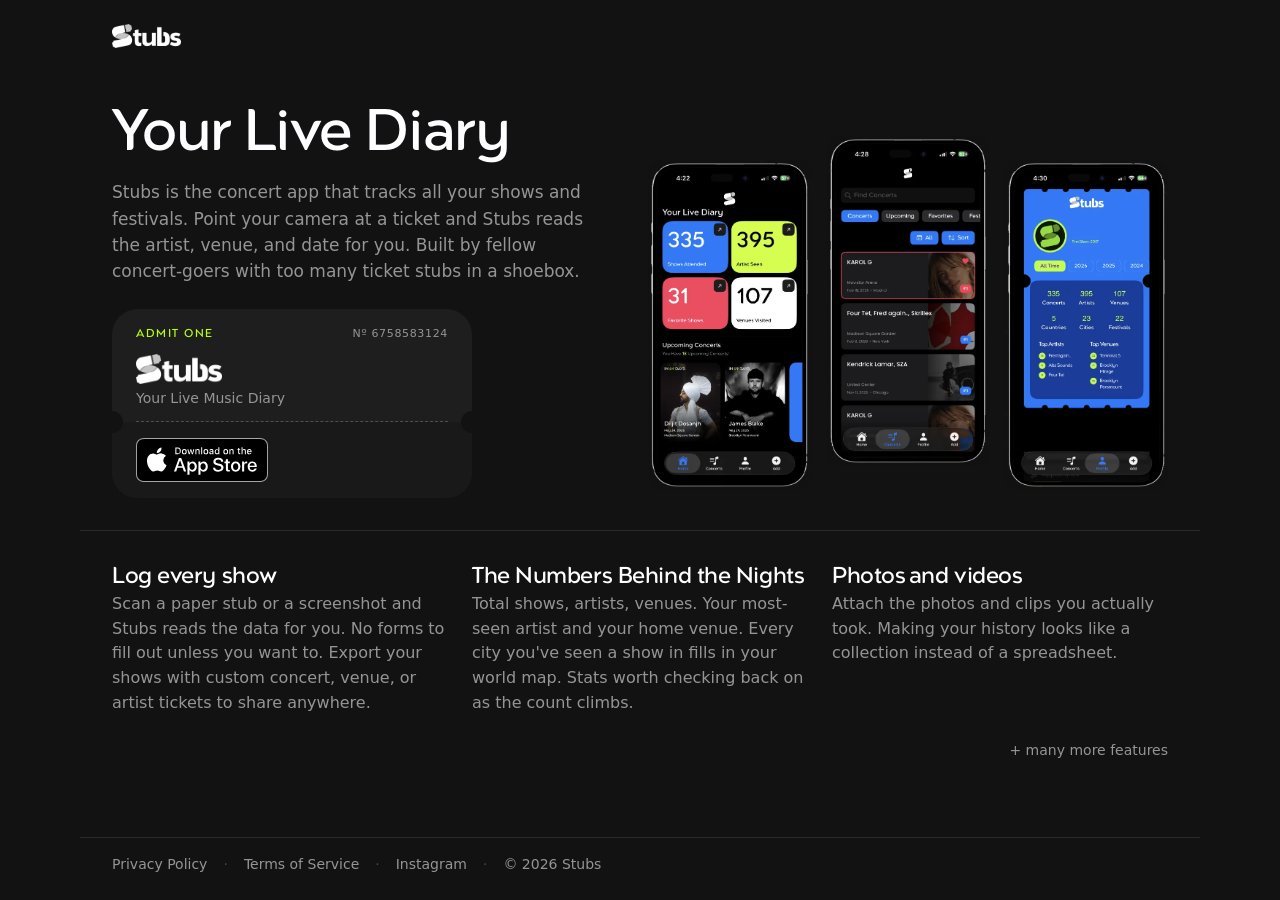
<file: index.html>
<!DOCTYPE html>
<html lang="en">
<head>
<meta charset="utf-8">
<meta name="viewport" content="width=device-width, initial-scale=1">

<title>Stubs: Concert Tracker for iPhone</title>
<meta name="description" content="Stubs is the concert diary that tracks festivals day by day, stamps a world map, and remembers who you went with.">

<link rel="canonical" href="https://stubs.live/">

<!-- Safari Smart App Banner: second install path on iOS. -->
<meta name="apple-itunes-app" content="app-id=6758583124">

<meta name="theme-color" content="#121212">

<!-- Open Graph -->
<meta property="og:type" content="website">
<meta property="og:site_name" content="Stubs">
<meta property="og:title" content="Stubs: Concert Tracker for iPhone">
<meta property="og:description" content="The concert diary that tracks festivals day by day, stamps a world map, and remembers who you went with.">
<meta property="og:url" content="https://stubs.live/">
<meta property="og:image" content="https://stubs.live/assets/og-image.png">
<meta property="og:image:width" content="1200">
<meta property="og:image:height" content="630">
<meta property="og:image:alt" content="A ticket stub reading “Stubs, your live music diary.”">

<!-- Twitter -->
<meta name="twitter:card" content="summary_large_image">
<meta name="twitter:title" content="Stubs: Concert Tracker for iPhone">
<meta name="twitter:description" content="The concert diary that tracks festivals day by day, stamps a world map, and remembers who you went with.">
<meta name="twitter:image" content="https://stubs.live/assets/og-image.png">

<!-- Icons -->
<link rel="icon" href="assets/favicon.ico" sizes="any">
<link rel="icon" href="assets/favicon-32.png" type="image/png" sizes="32x32">
<link rel="icon" href="assets/icon-192.png" type="image/png" sizes="192x192">
<link rel="apple-touch-icon" href="assets/apple-touch-icon.png">

<link rel="preload" href="assets/AgenorNeue-Regular.woff2" as="font" type="font/woff2" crossorigin>
<link rel="stylesheet" href="style.css">

<script type="application/ld+json">
{
  "@context": "https://schema.org",
  "@type": "SoftwareApplication",
  "name": "Stubs: Concert Tracker",
  "applicationCategory": "MusicApplication",
  "operatingSystem": "iOS 17.0 or later",
  "installUrl": "https://apps.apple.com/us/app/stubs-concert-tracker/id6758583124",
  "offers": { "@type": "Offer", "price": "0", "priceCurrency": "USD" },
  "author": { "@type": "Organization", "name": "füd" }
}
</script>
</head>

<body>
<div class="page">

  <header class="masthead shell">
    <span class="wordmark">
      <img src="assets/text_logo_white.png" alt="Stubs" width="63" height="22">
    </span>
  </header>

  <main>

    <!-- ===================== HERO ===================== -->
    <section class="hero shell">
      <div class="hero__grid">

        <div class="hero__copy">
          <h1 class="hero__title fade-in">Your Live Diary</h1>

          <p class="hero__lede fade-in fade-in--2">
            Stubs is the concert app that tracks all your shows and festivals. 
            Point your camera at a ticket and Stubs reads the artist, venue, and date for you.
            Built by fellow concert-goers with too many ticket stubs in a shoebox.
          </p>

          <!-- Ticket stub = the CTA container. -->
          <div class="hero__cta fade-in fade-in--3">
            <div class="ticket">
              <div class="ticket__body">
                <div class="ticket__row">
                  <p class="ticket__eyebrow">Admit one</p>
                  <p class="ticket__serial">N&ordm; 6758583124</p>
                </div>
                <p class="ticket__name">
                  <img src="assets/text_logo_white.png" alt="Stubs" width="86" height="30">
                </p>
                <p class="ticket__sub">Your Live Music Diary</p>
              </div>

              <div class="ticket__perf"></div>

              <div class="ticket__stub">
                <a class="badge"
                   href="https://apps.apple.com/us/app/stubs-concert-tracker/id6758583124?ct=web-home&amp;mt=8"
                   aria-label="Download Stubs on the App Store">
                  <img src="assets/app-store-badge.svg" alt="" width="120" height="40">
                </a>
              </div>
            </div>
          </div>
        </div>

        <div class="hero__media fade-in fade-in--3">
          <div class="shots">
            <img src="assets/screenshot-1.webp" width="445" height="905"
                 alt="The Stubs home screen, headed “Your Live Diary”, showing tiles for 335 shows attended, 395 artists seen, 31 favourite shows and 107 venues visited, above a row of upcoming concerts.">
            <img src="assets/screenshot-2.webp" width="445" height="905"
                 alt="A list of logged shows in Stubs: Karol G at Movistar Arena, Four Tet with Fred again.. and Skrillex at Madison Square Garden, and Kendrick Lamar with SZA at the United Center, each with venue, date and city.">
            <img src="assets/screenshot-3.webp" width="445" height="905"
                 alt="A Stubs profile showing all-time totals: 335 concerts, 395 artists, 107 venues, 5 countries, 23 cities and 22 festivals, with lists of top artists and top venues.">
          </div>
        </div>

      </div>
    </section>

    <!-- =================== FEATURES =================== -->
    <section class="features shell">
      <h2 class="u-visually-hidden">What Stubs does</h2>
      <ul class="features__list">
        <li>
          <b>Log every show</b>
          Scan a paper stub or a screenshot and Stubs reads the data for you. 
          No forms to fill out unless you want to.
          Export your shows with custom concert, venue, or artist tickets to share anywhere.
        </li>
        <li>
          <b>The Numbers Behind the Nights</b>
          Total shows, artists, venues. Your most-seen artist and your
          home venue. Every city you've seen a show in fills in your world map.
          Stats worth checking back on as the count climbs.
        </li>
        <li>
          <b>Photos and videos</b>
          Attach the photos and clips you actually took. Making your history looks 
          like a collection instead of a spreadsheet. 
        </li>
      </ul>
      <p class="features__more">+ many more features</p>
    </section>

  </main>

  <footer class="footer shell">
    <ul class="footer__list">
      <li><a href="privacy.html">Privacy Policy</a></li>
      <li><a href="terms.html">Terms of Service</a></li>
      <li><a href="https://www.instagram.com/stubsdiary" rel="me noopener">Instagram</a></li>
      <li>&copy; 2026 Stubs</li>
    </ul>
  </footer>

</div>
</body>
</html>
</file>
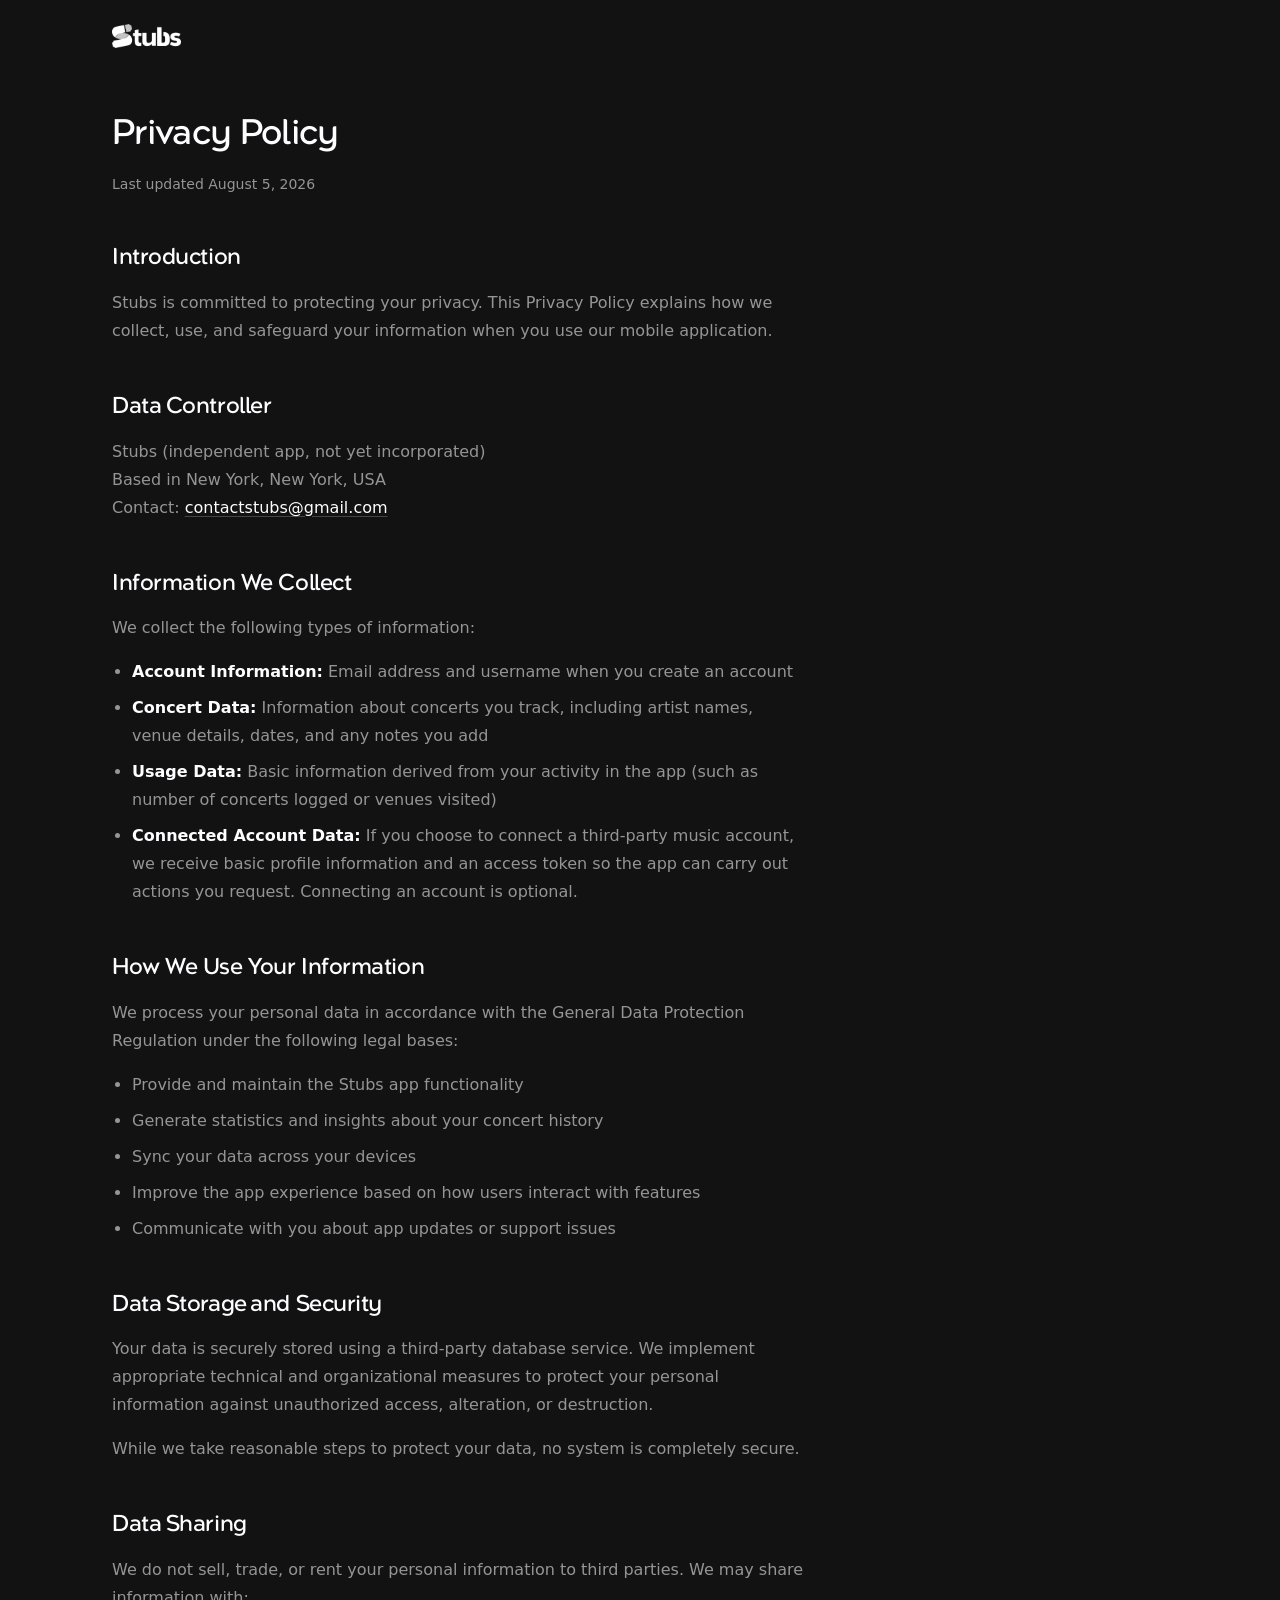
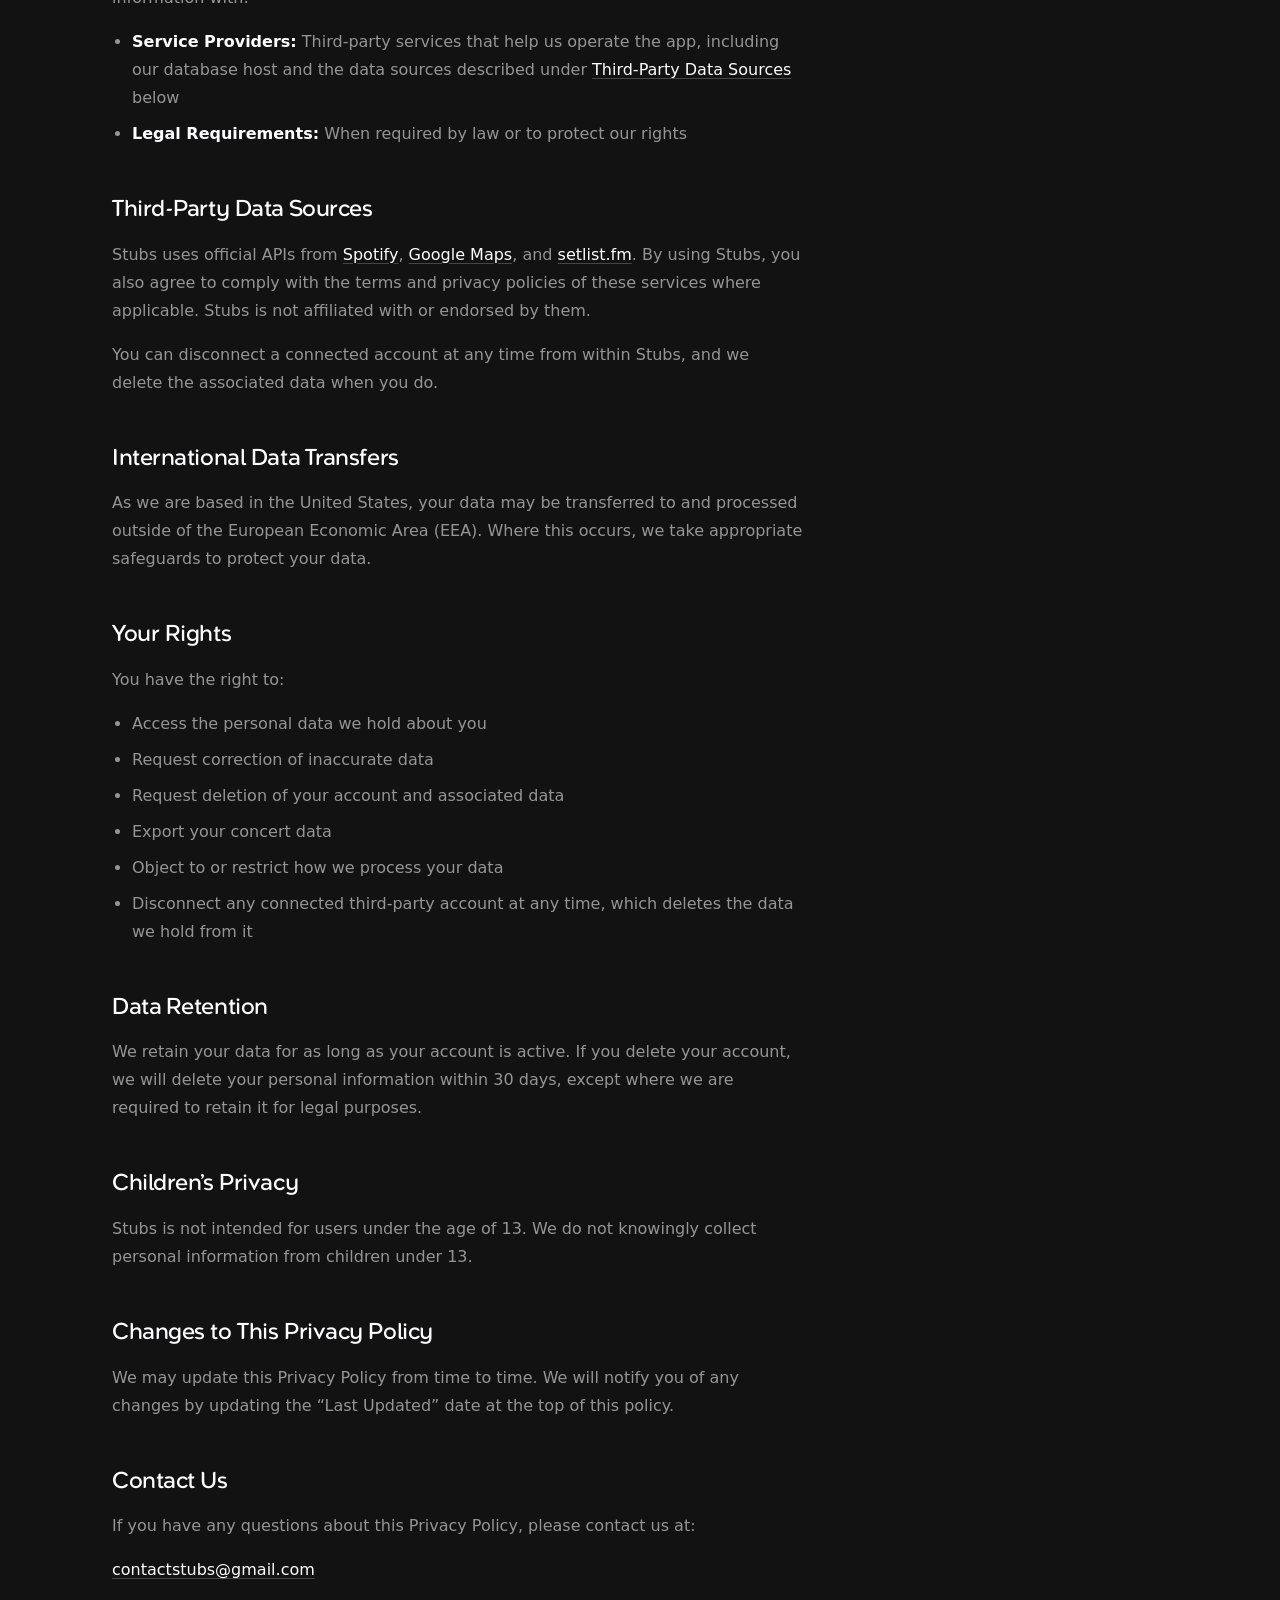
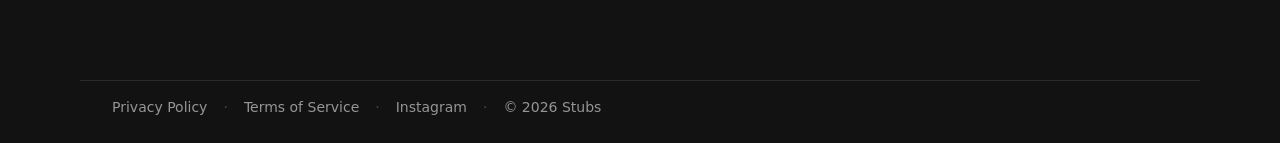
<file: privacy.html>
<!DOCTYPE html>
<html lang="en">
<head>
<meta charset="utf-8">
<meta name="viewport" content="width=device-width, initial-scale=1">

<title>Privacy Policy | Stubs</title>
<meta name="description" content="How Stubs handles your data: what we collect, how it is used, where it is stored, your rights under the GDPR, and how to delete your account.">

<link rel="canonical" href="https://stubs.live/privacy">
<meta name="theme-color" content="#121212">

<link rel="icon" href="assets/favicon.ico" sizes="any">
<link rel="icon" href="assets/favicon-32.png" type="image/png" sizes="32x32">
<link rel="apple-touch-icon" href="assets/apple-touch-icon.png">

<link rel="preload" href="assets/AgenorNeue-Regular.woff2" as="font" type="font/woff2" crossorigin>
<link rel="stylesheet" href="style.css">
</head>

<body>
<div class="page">

  <header class="masthead shell">
    <a class="wordmark" href="index.html">
      <img src="assets/text_logo_white.png" alt="Stubs" width="63" height="22">
    </a>
  </header>

  <main class="shell">
   <div class="prose">

    <h1 class="prose__title">Privacy Policy</h1>
    <p class="prose__updated">
      Last updated <time datetime="2026-08-05">August 5, 2026</time>
    </p>

    <h2>Introduction</h2>
    <p>
      Stubs is committed to protecting your privacy. This Privacy Policy
      explains how we collect, use, and safeguard your information when you use
      our mobile application.
    </p>

    <h2>Data Controller</h2>
    <address>
      Stubs (independent app, not yet incorporated)<br>
      Based in New York, New York, USA<br>
      Contact: <a href="mailto:contactstubs@gmail.com">contactstubs@gmail.com</a>
    </address>

    <h2>Information We Collect</h2>
    <p>We collect the following types of information:</p>
    <ul>
      <li>
        <strong>Account Information:</strong> Email address and username when
        you create an account
      </li>
      <li>
        <strong>Concert Data:</strong> Information about concerts you track,
        including artist names, venue details, dates, and any notes you add
      </li>
      <li>
        <strong>Usage Data:</strong> Basic information derived from your
        activity in the app (such as number of concerts logged or venues
        visited)
      </li>
      <li>
        <strong>Connected Account Data:</strong> If you choose to connect a
        third-party music account, we receive basic profile information and an
        access token so the app can carry out actions you request. Connecting
        an account is optional.
      </li>
    </ul>

    <h2>How We Use Your Information</h2>
    <p>
      We process your personal data in accordance with the General Data
      Protection Regulation under the following legal bases:
    </p>
    <ul>
      <li>Provide and maintain the Stubs app functionality</li>
      <li>Generate statistics and insights about your concert history</li>
      <li>Sync your data across your devices</li>
      <li>Improve the app experience based on how users interact with features</li>
      <li>Communicate with you about app updates or support issues</li>
    </ul>

    <h2>Data Storage and Security</h2>
    <p>
      Your data is securely stored using a third-party database service. We
      implement appropriate technical and organizational measures to protect
      your personal information against unauthorized access, alteration, or
      destruction.
    </p>
    <p>
      While we take reasonable steps to protect your data, no system is
      completely secure.
    </p>

    <h2>Data Sharing</h2>
    <p>
      We do not sell, trade, or rent your personal information to third
      parties. We may share information with:
    </p>
    <ul>
      <li>
        <strong>Service Providers:</strong> Third-party services that help us
        operate the app, including our database host and the data sources
        described under <a href="#sources">Third-Party Data Sources</a> below
      </li>
      <li>
        <strong>Legal Requirements:</strong> When required by law or to protect
        our rights
      </li>
    </ul>

    <h2 id="sources">Third-Party Data Sources</h2>
    <p>
      Stubs uses official APIs from
      <a href="https://www.spotify.com/legal/privacy-policy/" rel="noopener">Spotify</a>,
      <a href="https://policies.google.com/privacy" rel="noopener">Google Maps</a>, and
      <a href="https://www.setlist.fm/help/privacy" rel="noopener">setlist.fm</a>.
      By using Stubs, you also agree to comply with the terms and privacy
      policies of these services where applicable. Stubs is not affiliated with
      or endorsed by them.
    </p>
    <p>
      You can disconnect a connected account at any time from within Stubs, and
      we delete the associated data when you do.
    </p>

    <h2>International Data Transfers</h2>
    <p>
      As we are based in the United States, your data may be transferred to and
      processed outside of the European Economic Area (EEA). Where this occurs,
      we take appropriate safeguards to protect your data.
    </p>

    <h2>Your Rights</h2>
    <p>You have the right to:</p>
    <ul>
      <li>Access the personal data we hold about you</li>
      <li>Request correction of inaccurate data</li>
      <li>Request deletion of your account and associated data</li>
      <li>Export your concert data</li>
      <li>Object to or restrict how we process your data</li>
      <li>
        Disconnect any connected third-party account at any time, which deletes
        the data we hold from it
      </li>
    </ul>

    <h2>Data Retention</h2>
    <p>
      We retain your data for as long as your account is active. If you delete
      your account, we will delete your personal information within 30 days,
      except where we are required to retain it for legal purposes.
    </p>

    <h2>Children&rsquo;s Privacy</h2>
    <p>
      Stubs is not intended for users under the age of 13. We do not knowingly
      collect personal information from children under 13.
    </p>

    <h2>Changes to This Privacy Policy</h2>
    <p>
      We may update this Privacy Policy from time to time. We will notify you
      of any changes by updating the &ldquo;Last Updated&rdquo; date at the top
      of this policy.
    </p>

    <h2>Contact Us</h2>
    <p>
      If you have any questions about this Privacy Policy, please contact us
      at:
    </p>
    <address>
      <a href="mailto:contactstubs@gmail.com">contactstubs@gmail.com</a>
    </address>

   </div>
  </main>

  <footer class="footer shell">
    <ul class="footer__list">
      <li><a href="privacy.html" aria-current="page">Privacy Policy</a></li>
      <li><a href="terms.html">Terms of Service</a></li>
      <li><a href="https://www.instagram.com/stubsdiary" rel="me noopener">Instagram</a></li>
      <li>&copy; 2026 Stubs</li>
    </ul>
  </footer>

</div>
</body>
</html>
</file>
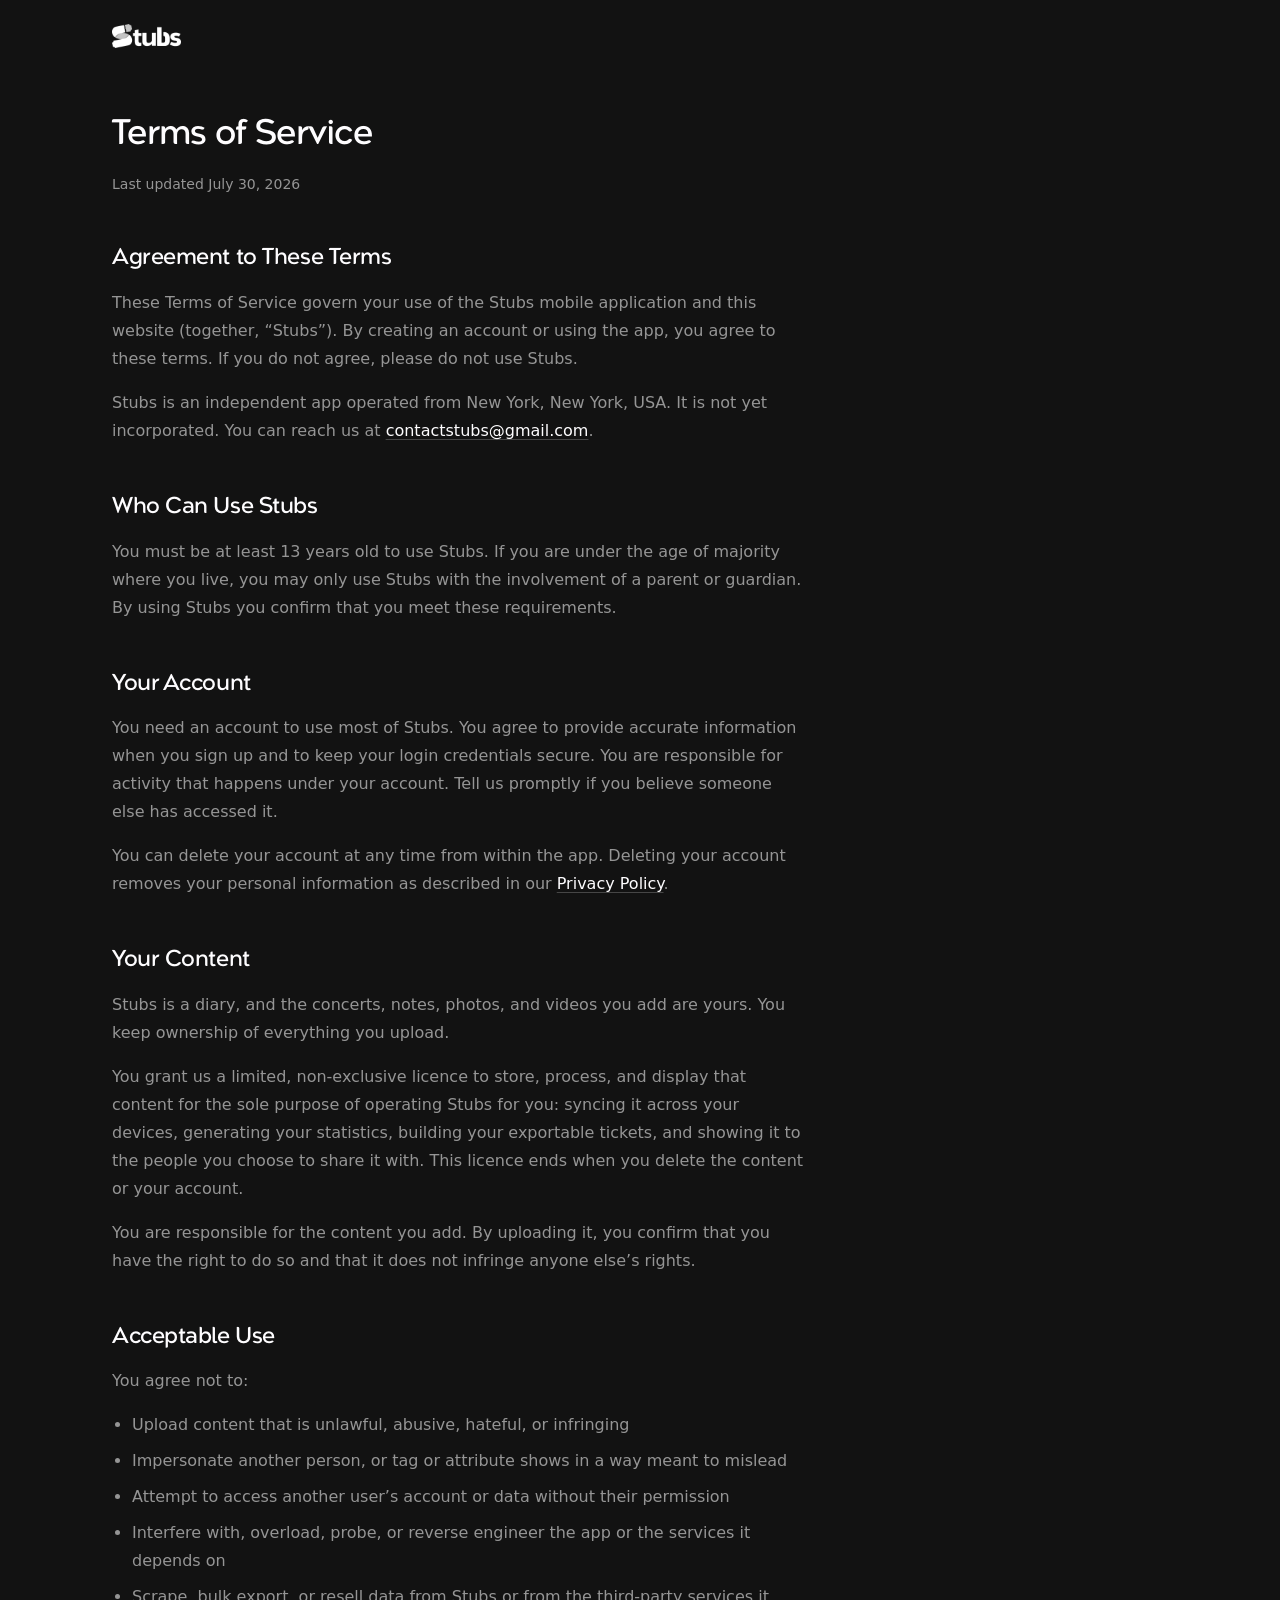
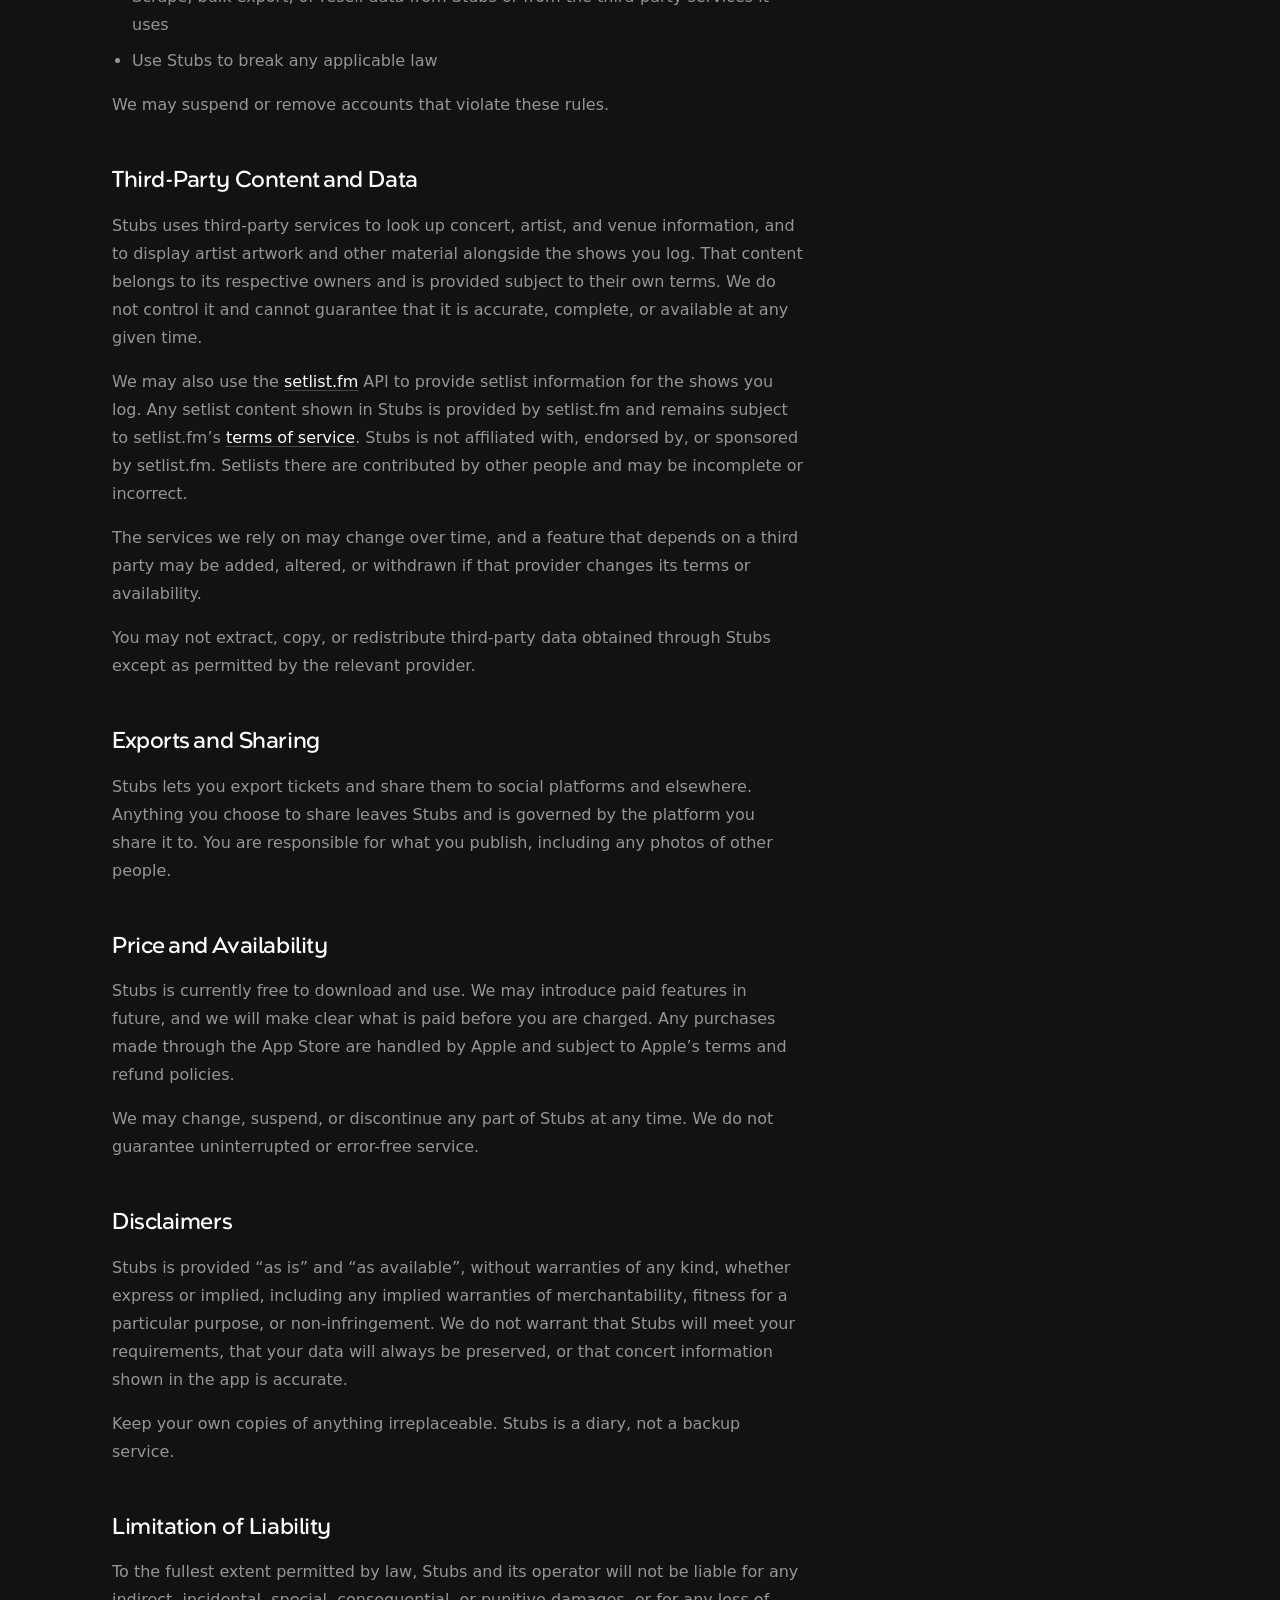
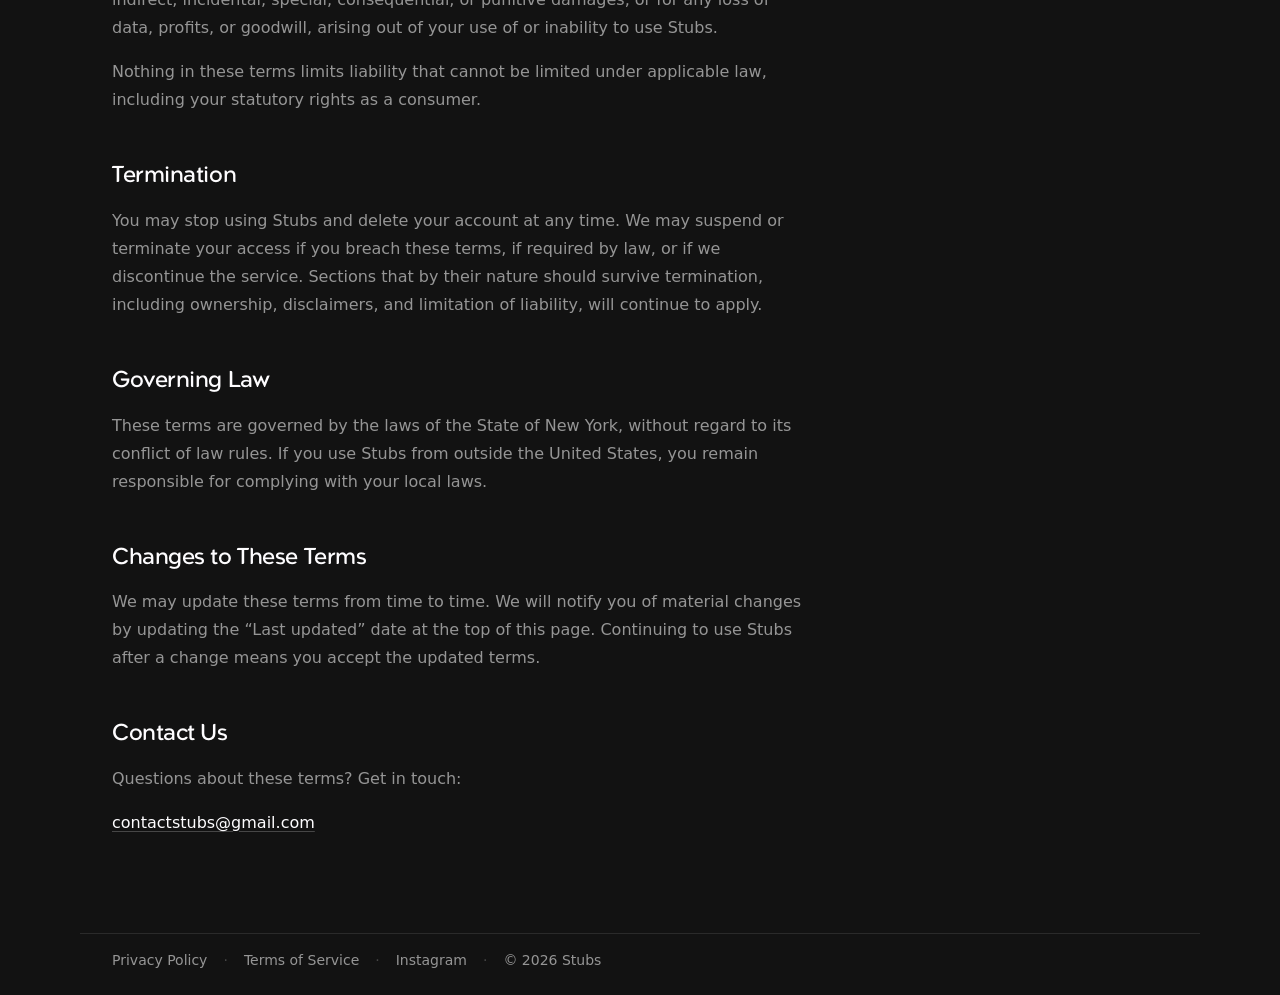
<file: terms.html>
<!DOCTYPE html>
<html lang="en">
<head>
<meta charset="utf-8">
<meta name="viewport" content="width=device-width, initial-scale=1">

<title>Terms of Service | Stubs</title>
<meta name="description" content="The terms you agree to when you use Stubs: your account, the content you add, third-party concert data, and the limits of what we promise.">

<link rel="canonical" href="https://stubs.live/terms">
<meta name="theme-color" content="#121212">

<link rel="icon" href="assets/favicon.ico" sizes="any">
<link rel="icon" href="assets/favicon-32.png" type="image/png" sizes="32x32">
<link rel="apple-touch-icon" href="assets/apple-touch-icon.png">

<link rel="preload" href="assets/AgenorNeue-Regular.woff2" as="font" type="font/woff2" crossorigin>
<link rel="stylesheet" href="style.css">
</head>

<body>
<div class="page">

  <header class="masthead shell">
    <a class="wordmark" href="index.html">
      <img src="assets/text_logo_white.png" alt="Stubs" width="63" height="22">
    </a>
  </header>

  <main class="shell">
   <div class="prose">

    <h1 class="prose__title">Terms of Service</h1>
    <p class="prose__updated">
      Last updated <time datetime="2026-07-30">July 30, 2026</time>
    </p>

    <h2>Agreement to These Terms</h2>
    <p>
      These Terms of Service govern your use of the Stubs mobile application
      and this website (together, &ldquo;Stubs&rdquo;). By creating an account
      or using the app, you agree to these terms. If you do not agree, please
      do not use Stubs.
    </p>
    <p>
      Stubs is an independent app operated from New York, New York, USA. It is
      not yet incorporated. You can reach us at
      <a href="mailto:contactstubs@gmail.com">contactstubs@gmail.com</a>.
    </p>

    <h2>Who Can Use Stubs</h2>
    <p>
      You must be at least 13 years old to use Stubs. If you are under the age
      of majority where you live, you may only use Stubs with the involvement
      of a parent or guardian. By using Stubs you confirm that you meet these
      requirements.
    </p>

    <h2>Your Account</h2>
    <p>
      You need an account to use most of Stubs. You agree to provide accurate
      information when you sign up and to keep your login credentials secure.
      You are responsible for activity that happens under your account. Tell us
      promptly if you believe someone else has accessed it.
    </p>
    <p>
      You can delete your account at any time from within the app. Deleting
      your account removes your personal information as described in our
      <a href="privacy.html">Privacy Policy</a>.
    </p>

    <h2>Your Content</h2>
    <p>
      Stubs is a diary, and the concerts, notes, photos, and videos you add are
      yours. You keep ownership of everything you upload.
    </p>
    <p>
      You grant us a limited, non-exclusive licence to store, process, and
      display that content for the sole purpose of operating Stubs for you:
      syncing it across your devices, generating your statistics, building your
      exportable tickets, and showing it to the people you choose to share it
      with. This licence ends when you delete the content or your account.
    </p>
    <p>
      You are responsible for the content you add. By uploading it, you confirm
      that you have the right to do so and that it does not infringe anyone
      else&rsquo;s rights.
    </p>

    <h2>Acceptable Use</h2>
    <p>You agree not to:</p>
    <ul>
      <li>Upload content that is unlawful, abusive, hateful, or infringing</li>
      <li>
        Impersonate another person, or tag or attribute shows in a way meant to
        mislead
      </li>
      <li>
        Attempt to access another user&rsquo;s account or data without their
        permission
      </li>
      <li>
        Interfere with, overload, probe, or reverse engineer the app or the
        services it depends on
      </li>
      <li>
        Scrape, bulk export, or resell data from Stubs or from the third-party
        services it uses
      </li>
      <li>Use Stubs to break any applicable law</li>
    </ul>
    <p>
      We may suspend or remove accounts that violate these rules.
    </p>

    <h2>Third-Party Content and Data</h2>
    <p>
      Stubs uses third-party services to look up concert, artist, and venue
      information, and to display artist artwork and other material alongside
      the shows you log. That content belongs to its respective owners and is
      provided subject to their own terms. We do not control it and cannot
      guarantee that it is accurate, complete, or available at any given time.
    </p>
    <p>
      We may also use the <a href="https://www.setlist.fm/" rel="noopener">setlist.fm</a>
      API to provide setlist information for the shows you log. Any setlist
      content shown in Stubs is provided by setlist.fm and remains subject to
      setlist.fm&rsquo;s
      <a href="https://www.setlist.fm/help/terms" rel="noopener">terms of service</a>.
      Stubs is not affiliated with, endorsed by, or sponsored by setlist.fm.
      Setlists there are contributed by other people and may be incomplete or
      incorrect.
    </p>
    <p>
      The services we rely on may change over time, and a feature that depends
      on a third party may be added, altered, or withdrawn if that provider
      changes its terms or availability.
    </p>
    <p>
      You may not extract, copy, or redistribute third-party data obtained
      through Stubs except as permitted by the relevant provider.
    </p>

    <h2>Exports and Sharing</h2>
    <p>
      Stubs lets you export tickets and share them to social platforms and
      elsewhere. Anything you choose to share leaves Stubs and is governed by
      the platform you share it to. You are responsible for what you publish,
      including any photos of other people.
    </p>

    <h2>Price and Availability</h2>
    <p>
      Stubs is currently free to download and use. We may introduce paid
      features in future, and we will make clear what is paid before you are
      charged. Any purchases made through the App Store are handled by Apple
      and subject to Apple&rsquo;s terms and refund policies.
    </p>
    <p>
      We may change, suspend, or discontinue any part of Stubs at any time. We
      do not guarantee uninterrupted or error-free service.
    </p>

    <h2>Disclaimers</h2>
    <p>
      Stubs is provided &ldquo;as is&rdquo; and &ldquo;as available&rdquo;,
      without warranties of any kind, whether express or implied, including any
      implied warranties of merchantability, fitness for a particular purpose,
      or non-infringement. We do not warrant that Stubs will meet your
      requirements, that your data will always be preserved, or that concert
      information shown in the app is accurate.
    </p>
    <p>
      Keep your own copies of anything irreplaceable. Stubs is a diary, not a
      backup service.
    </p>

    <h2>Limitation of Liability</h2>
    <p>
      To the fullest extent permitted by law, Stubs and its operator will not
      be liable for any indirect, incidental, special, consequential, or
      punitive damages, or for any loss of data, profits, or goodwill, arising
      out of your use of or inability to use Stubs.
    </p>
    <p>
      Nothing in these terms limits liability that cannot be limited under
      applicable law, including your statutory rights as a consumer.
    </p>

    <h2>Termination</h2>
    <p>
      You may stop using Stubs and delete your account at any time. We may
      suspend or terminate your access if you breach these terms, if required
      by law, or if we discontinue the service. Sections that by their nature
      should survive termination, including ownership, disclaimers, and
      limitation of liability, will continue to apply.
    </p>

    <h2>Governing Law</h2>
    <p>
      These terms are governed by the laws of the State of New York, without
      regard to its conflict of law rules. If you use Stubs from outside the
      United States, you remain responsible for complying with your local laws.
    </p>

    <h2>Changes to These Terms</h2>
    <p>
      We may update these terms from time to time. We will notify you of
      material changes by updating the &ldquo;Last updated&rdquo; date at the
      top of this page. Continuing to use Stubs after a change means you accept
      the updated terms.
    </p>

    <h2>Contact Us</h2>
    <p>
      Questions about these terms? Get in touch:
    </p>
    <address>
      <a href="mailto:contactstubs@gmail.com">contactstubs@gmail.com</a>
    </address>

   </div>
  </main>

  <footer class="footer shell">
    <ul class="footer__list">
      <li><a href="privacy.html">Privacy Policy</a></li>
      <li><a href="terms.html" aria-current="page">Terms of Service</a></li>
      <li><a href="https://www.instagram.com/stubsdiary" rel="me noopener">Instagram</a></li>
      <li>&copy; 2026 Stubs</li>
    </ul>
  </footer>

</div>
</body>
</html>
</file>
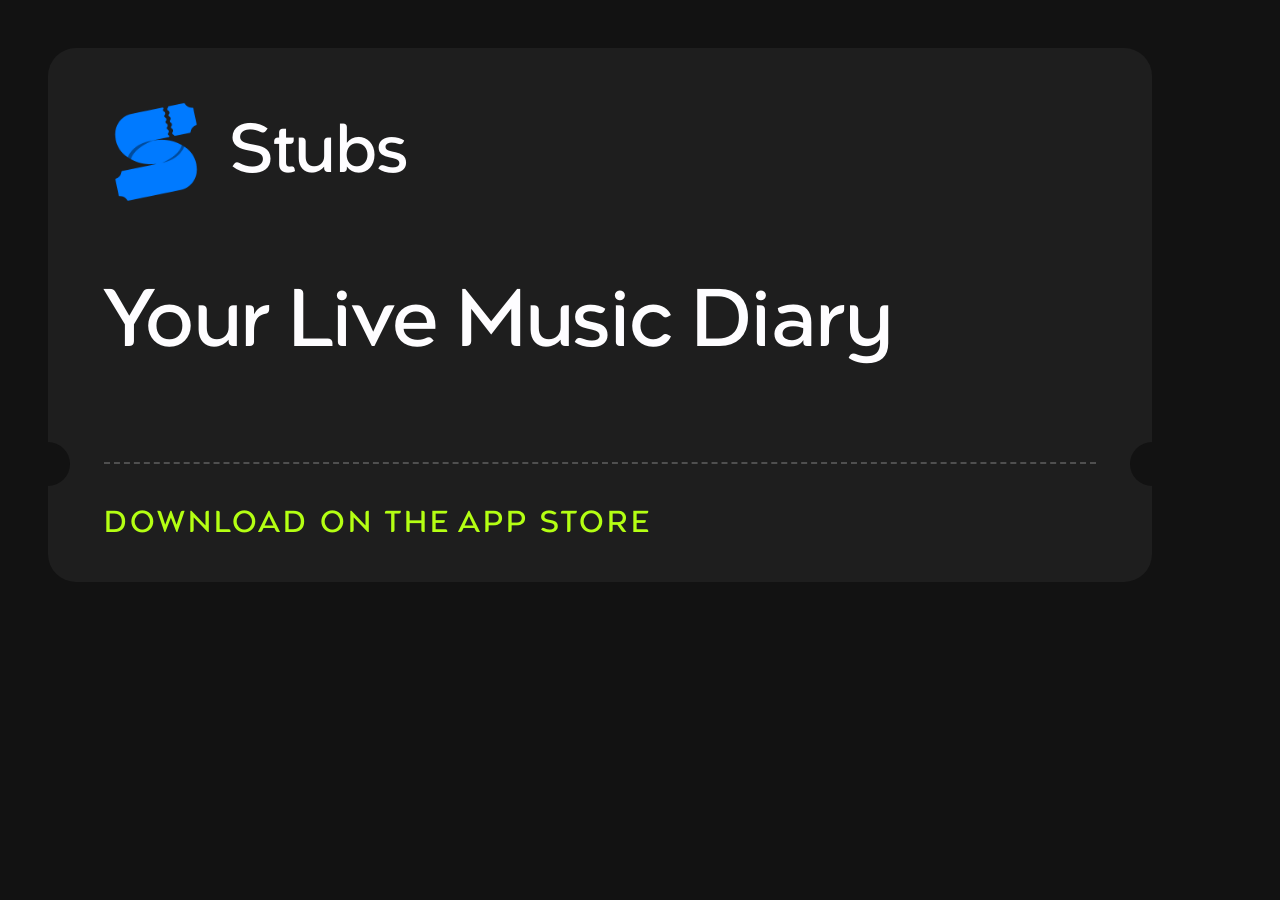
<file: assets/og-image.source.html>
<!DOCTYPE html>
<html lang="en">
<head>
<meta charset="utf-8">
<title>og-image source</title>
<!--
  SOURCE FOR assets/og-image.png (1200x630 link preview card).

  The PNG is what iMessage, Slack, Twitter etc. actually show. It is a flat
  image, so editing the site copy does NOT change it. Edit this file, then
  re-render from the repo root:

  "/Applications/Google Chrome.app/Contents/MacOS/Google Chrome" \
    --headless --disable-gpu --hide-scrollbars --force-device-scale-factor=1 \
    --window-size=1200,630 --screenshot=assets/og-image.png \
    assets/og-image.source.html

  Then update og:image:alt in index.html to match the new wording.
  Colours and type below are the tokens from style.css :root.
-->
<style>
@font-face {
  font-family: "Agenor Neue";
  src: url(AgenorNeue-Regular.woff2) format("woff2");
  font-weight: 400;
  font-style: normal;
}

* { margin: 0; padding: 0; box-sizing: border-box; }

html, body { width: 1200px; height: 630px; }

body {
  background: #121212;                /* --bg */
  display: flex;
  align-items: center;
  justify-content: center;
  -webkit-font-smoothing: antialiased;
}

.card {
  width: 1104px;
  height: 534px;
  background: #1e1e1e;                /* --surface */
  border-radius: 28px;
  display: flex;
  flex-direction: column;
}

.top { flex: 1; padding: 52px 56px 0; }

.brand { display: flex; align-items: center; gap: 22px; }
.brand img { width: 104px; height: 104px; border-radius: 24px; display: block; }
.brand span {
  font-family: "Agenor Neue";
  font-size: 66px;
  line-height: 1;
  letter-spacing: -0.02em;            /* --tracking-tight */
  color: #fefdff;                     /* --text */
}

.headline {
  margin-top: 74px;
  font-family: "Agenor Neue";
  font-size: 78px;
  line-height: 1.14;
  letter-spacing: -0.02em;
  color: #fefdff;
}

/* The tear line, with a notch punched out of each edge of the card. */
.perf {
  position: relative;
  height: 0;
  margin: 0 56px;
  border-top: 2px dashed rgba(254, 253, 255, 0.22);   /* --line-strong */
}
.perf::before,
.perf::after {
  content: "";
  position: absolute;
  top: -22px;
  width: 22px;
  height: 44px;
  background: #121212;
}
.perf::before { left: -56px;  border-radius: 0 22px 22px 0; }
.perf::after  { right: -56px; border-radius: 22px 0 0 22px; }

.stub {
  height: 118px;
  padding: 0 56px;
  display: flex;
  align-items: center;
}
.stub p {
  font-family: "Agenor Neue";
  font-size: 29px;
  letter-spacing: 0.10em;
  text-transform: uppercase;
  color: #b4ff13;                     /* --accent, CTA only */
}
</style>
</head>

<body>
  <div class="card">
    <div class="top">
      <div class="brand">
        <img src="icon-512.png" alt="">
        <span>Stubs</span>
      </div>
      <p class="headline">Your Live Music Diary</p>
    </div>

    <div class="perf"></div>

    <div class="stub">
      <p>Download on the App Store</p>
    </div>
  </div>
</body>
</html>
</file>
<file: style.css>
/* ==========================================================================
   Stubs — marketing site
   Hand-written CSS. No build step, no external requests.
   ========================================================================== */

/* ==========================================================================
   #1 DESIGN TOKENS
   --------------------------------------------------------------------------
   PORTABLE BLOCK — lift this :root wholesale into the future web app.
   Values are carried over from the iOS app (LISTD/Utils/Constants.swift,
   LISTD/StatListRow.swift). Do not fork them here; change them in both
   places or not at all.
   ========================================================================== */

:root {
  /* --- Colour ---------------------------------------------------------- */
  --bg:            #121212;  /* AppColors.screenBackground */
  --surface:       #1e1e1e;  /* card fill, StatListRow                     */
  --surface-2:     #191919;  /* the ticket stub, one step under --surface  */
  --text:          #fefdff;  /* 17.4:1 on --bg                             */
  --muted:         #959595;  /*  6.3:1 on --bg                             */
  --accent:        #b4ff13;  /* AppColors.accentGreen — CTA only           */
  --accent-ink:    #121212;  /* 15.5:1 on --accent                         */
  --line:          rgba(254, 253, 255, 0.10);
  --line-strong:   rgba(254, 253, 255, 0.22);

  /* --- Type ------------------------------------------------------------ */
  --font-display: "Agenor Neue", "Poppins", system-ui, sans-serif;
  --font-body: system-ui, -apple-system, "Segoe UI", Roboto, "Helvetica Neue",
               Arial, sans-serif;

  --text-2xs:  0.6875rem;  /* 11px */
  --text-xs:   0.75rem;    /* 12px */
  --text-sm:   0.875rem;   /* 14px */
  --text-base: 1rem;       /* 16px */
  --text-lg:   1.0625rem;  /* 17px */
  --text-xl:   1.375rem;   /* 22px */
  --text-2xl:  1.75rem;    /* 28px */
  --text-3xl:  2.125rem;   /* 34px */
  --text-display: clamp(2.375rem, 1.6rem + 3.3vw, 3.5rem);

  --leading-tight: 1.06;
  --leading-snug:  1.3;
  --leading-body:  1.55;
  --leading-loose: 1.75;

  --tracking-tight: -0.02em;
  --tracking-wide:   0.14em;

  /* --- Space (4px grid) ------------------------------------------------ */
  --space-2xs: 0.25rem;  /*  4px */
  --space-xs:  0.5rem;   /*  8px */
  --space-s:   0.75rem;  /* 12px */
  --space-m:   1rem;     /* 16px */
  --space-l:   1.5rem;   /* 24px */
  --space-xl:  2rem;     /* 32px */
  --space-2xl: 3rem;     /* 48px */
  --space-3xl: 4rem;     /* 64px */
  --space-4xl: 6rem;     /* 96px */

  /* --- Radius / geometry ----------------------------------------------- */
  --radius-s:  8px;
  --radius-m:  14px;
  --radius-l:  20px;
  --radius-xl: 26px;
  --notch:     22px;  /* ticket perforation cutout diameter */

  /* --- Measure --------------------------------------------------------- */
  --measure:      68ch;
  --measure-lede: 46ch;
  --page-max:     1120px;
}

/* ==========================================================================
   #2 RESET / BASE
   ========================================================================== */

*,
*::before,
*::after { box-sizing: border-box; }

html { -webkit-text-size-adjust: 100%; }

body {
  margin: 0;
  background: var(--bg);
  color: var(--text);
  font-family: var(--font-body);
  font-size: var(--text-base);
  line-height: var(--leading-body);
  -webkit-font-smoothing: antialiased;
  text-rendering: optimizeLegibility;
}

img, svg { display: block; max-width: 100%; }

h1, h2, h3, p, ul, dl, dd { margin: 0; }
ul { padding: 0; list-style: none; }

a { color: inherit; }

/* Visible focus everywhere. Never removed, only replaced. */
:focus-visible {
  outline: 2px solid var(--accent);
  outline-offset: 3px;
  border-radius: var(--radius-s);
}

.u-visually-hidden {
  position: absolute;
  width: 1px; height: 1px;
  margin: -1px; padding: 0;
  overflow: hidden;
  clip-path: inset(50%);
  white-space: nowrap;
  border: 0;
}

/* ==========================================================================
   #3 WEBFONT — display face only, self-hosted, subsetted
   ========================================================================== */

@font-face {
  font-family: "Agenor Neue";
  src: url("assets/AgenorNeue-Regular.woff2") format("woff2");
  font-weight: 400;
  font-style: normal;
  font-display: swap;
}

/* ==========================================================================
   #4 LAYOUT PRIMITIVES
   ========================================================================== */

.page {
  display: flex;
  flex-direction: column;
  min-height: 100vh;
  min-height: 100dvh;
}

.shell {
  width: 100%;
  max-width: var(--page-max);
  margin-inline: auto;
  padding-inline: var(--space-l);
}

@media (min-width: 48rem) {
  .shell { padding-inline: var(--space-xl); }
}

/* ==========================================================================
   #5 HEADER — wordmark only
   ========================================================================== */

.masthead {
  padding-block: var(--space-l);
}

/* The official logotype, not live text. Height is the control dimension;
   width: auto keeps the intrinsic aspect ratio, so there is no CLS. */
.wordmark {
  display: inline-block;
  line-height: 0;
  text-decoration: none;
}

.wordmark img {
  width: auto;
  height: 24px;
}

/* ==========================================================================
   #6 HERO
   ========================================================================== */

.hero {
  padding-block: var(--space-xl) var(--space-3xl);
}

.hero__grid {
  display: grid;
  /* minmax(0, 1fr) not 1fr: an `auto` minimum lets the 445px-wide
     screenshots set the track's min-content size and overflow the page. */
  grid-template-columns: minmax(0, 1fr);
  gap: var(--space-2xl);
  align-items: center;
}

.hero__title {
  font-family: var(--font-display);
  font-size: var(--text-display);
  line-height: var(--leading-tight);
  letter-spacing: var(--tracking-tight);
  font-weight: 400;
  text-wrap: balance;
}

.hero__lede {
  margin-top: var(--space-l);
  max-width: var(--measure-lede);
  font-size: var(--text-lg);
  line-height: var(--leading-body);
  color: var(--muted);
}

.hero__cta { margin-top: var(--space-xl); }

/* ==========================================================================
   #7 THE TICKET — signature element, CTA container.
   Perforated edge built from a dashed rule plus two pseudo-element
   cutouts filled with the page background. Flat --bg means the outer
   half of each circle is invisible, so the notch reads as punched out.
   ========================================================================== */

.ticket {
  position: relative;
  width: 100%;
  max-width: 22.5rem;
  background: var(--surface);
  border-radius: var(--radius-xl);
  overflow: hidden;
}

.ticket__body {
  padding: var(--space-l) var(--space-l) var(--space-m);
}

.ticket__row {
  display: flex;
  align-items: baseline;
  justify-content: space-between;
  gap: var(--space-m);
}

.ticket__eyebrow {
  font-family: var(--font-display);
  font-size: var(--text-2xs);
  letter-spacing: var(--tracking-wide);
  text-transform: uppercase;
  color: var(--accent);
}

.ticket__serial {
  font-size: var(--text-2xs);
  letter-spacing: 0.06em;
  color: var(--muted);
  font-variant-numeric: tabular-nums;
}

.ticket__name {
  margin-top: var(--space-s);
  line-height: 0;
}

.ticket__name img {
  width: auto;
  height: 30px;
}

.ticket__sub {
  margin-top: var(--space-2xs);
  font-size: var(--text-sm);
  color: var(--muted);
}

/* --- perforation ------------------------------------------------------- */

.ticket__perf {
  position: relative;
  /* Own stacking context so the cutouts paint above the stub background
     that follows them in the DOM. */
  z-index: 1;
  height: 0;
  margin-inline: var(--space-l);
  border-top: 1px dashed var(--line-strong);
}

.ticket__perf::before,
.ticket__perf::after {
  content: "";
  position: absolute;
  top: 0;
  width: var(--notch);
  height: var(--notch);
  border-radius: 50%;
  background: var(--bg);
  transform: translateY(-50%);
}

.ticket__perf::before {
  left: calc(-1 * var(--space-l) - var(--notch) / 2);
}

.ticket__perf::after {
  right: calc(-1 * var(--space-l) - var(--notch) / 2);
}

/* --- stub (holds the badge) -------------------------------------------- */

.ticket__stub {
  display: flex;
  align-items: center;
  /* >= 11px on every side of a 44px badge satisfies Apple's clear-space
     rule (1/4 of badge height). */
  padding: var(--space-l);
  background: var(--surface-2);
}

.badge {
  display: block;
  border-radius: var(--radius-s);
  transition: opacity 140ms ease;
}

.badge:hover { opacity: 0.85; }

/* Apple minimum web size is 40px tall; 44px also clears the 44px
   touch-target guideline. */
.badge img {
  width: 131.6px;
  height: 44px;
}

/* ==========================================================================
   #8 SCREENSHOTS
   ========================================================================== */

.shots {
  display: grid;
  grid-template-columns: repeat(3, minmax(0, 1fr));
  gap: var(--space-xs);
  align-items: start;
}

.shots img {
  width: 100%;
  height: auto;
  border-radius: var(--radius-m);
}

/* Quiet stagger — the outer two sit slightly lower than the centre. */
.shots > :nth-child(1),
.shots > :nth-child(3) { transform: translateY(var(--space-l)); }

/* Narrow screens: break the shell padding so the triptych has some room. */
@media (max-width: 47.999rem) {
  .shots { margin-inline: calc(-1 * var(--space-l)); }
}

/* ==========================================================================
   #9 FEATURES — three lines, no icon grid
   ========================================================================== */

.features {
  padding-block: var(--space-xl) var(--space-3xl);
  border-top: 1px solid var(--line);
}

.features__list {
  display: grid;
  gap: var(--space-l);
}

.features__list li {
  max-width: 34rem;
  font-size: var(--text-base);
  line-height: var(--leading-body);
  color: var(--muted);
}

/* Hint that the three items above are a sample, not the whole app. */
.features__more {
  margin-block-start: var(--space-l);
  text-align: right;
  font-size: var(--text-sm);
  line-height: var(--leading-body);
  color: var(--muted);
}

.features__list b {
  display: block;
  font-family: var(--font-display);
  font-weight: 400;
  font-size: var(--text-xl);
  line-height: var(--leading-snug);
  letter-spacing: var(--tracking-tight);
  color: var(--text);
}

/* ==========================================================================
   #10 PROSE — privacy page
   ========================================================================== */

/* Sits inside .shell, so it starts at the shell's content edge and lines up
   with the header wordmark. Do not put .prose and .shell on one element —
   both set max-width and the measure would win, centring the column. */
.prose {
  padding-block: var(--space-xl) var(--space-4xl);
  max-width: var(--measure);
}

.prose__title {
  font-family: var(--font-display);
  font-size: var(--text-3xl);
  line-height: var(--leading-snug);
  letter-spacing: var(--tracking-tight);
  font-weight: 400;
}

.prose__updated {
  margin-top: var(--space-xs);
  font-size: var(--text-sm);
  color: var(--muted);
}

.prose h2 {
  margin-top: var(--space-2xl);
  font-family: var(--font-display);
  font-size: var(--text-xl);
  line-height: var(--leading-snug);
  letter-spacing: var(--tracking-tight);
  font-weight: 400;
}

.prose p,
.prose ul {
  margin-top: var(--space-m);
  line-height: var(--leading-loose);
  color: var(--muted);
}

.prose ul { padding-left: 1.25em; list-style: disc; }
.prose li { margin-top: var(--space-xs); }

.prose strong {
  font-weight: 600;
  color: var(--text);
}

.prose address {
  margin-top: var(--space-m);
  font-style: normal;   /* <address> is semantic here, not italic copy */
  line-height: var(--leading-loose);
  color: var(--muted);
}

.prose a {
  color: var(--text);
  text-decoration: underline;
  text-decoration-color: var(--line-strong);
  text-underline-offset: 3px;
}

.prose a:hover { text-decoration-color: var(--text); }

/* ==========================================================================
   #11 FOOTER
   ========================================================================== */

.footer {
  margin-top: auto;
  padding-block: var(--space-l) var(--space-xl);
  border-top: 1px solid var(--line);
  font-size: var(--text-sm);
  color: var(--muted);
}

.footer__list {
  display: flex;
  flex-wrap: wrap;
  align-items: center;
  gap: var(--space-s) var(--space-m);
}

.footer__list li {
  display: flex;
  align-items: center;
  gap: var(--space-m);
}

/* Interpuncts between items, not after the last one. */
.footer__list li:not(:last-child)::after {
  content: "·";
  color: var(--line-strong);
}

.footer a {
  text-decoration: none;
  color: var(--muted);
  transition: color 140ms ease;
}

.footer a:hover { color: var(--text); }

/* ==========================================================================
   #12 BREAKPOINTS
   ========================================================================== */

@media (min-width: 48rem) {          /* 768px — tablet */
  .hero { padding-block: var(--space-2xl) var(--space-4xl); }
  .shots { gap: var(--space-m); }
  .features__list {
    grid-template-columns: repeat(3, minmax(0, 1fr));
    gap: var(--space-xl);
  }
  .features__list li { max-width: none; }
}

@media (min-width: 64rem) {          /* 1024px — desktop, one screen */
  .masthead { padding-block: var(--space-l); }

  /* Vertical rhythm is deliberately compressed here so header, hero,
     features and footer land inside a single desktop screen. */
  .hero { padding-block: var(--space-l) var(--space-xl); }
  .hero__grid {
    grid-template-columns: minmax(0, 1fr) minmax(0, 1.1fr);
    gap: var(--space-3xl);
  }

  .hero__lede { margin-top: var(--space-m); }
  .hero__cta  { margin-top: var(--space-l); }

  .ticket__body  { padding: var(--space-m) var(--space-l) var(--space-s); }
  .ticket__stub  { padding: var(--space-m) var(--space-l); }

  .features {
    padding-block: var(--space-xl);
  }
  .features__list { gap: var(--space-l); }

  .footer { padding-block: var(--space-m) var(--space-l); }
}

/* ==========================================================================
   #13 LOAD-IN — one restrained pass, no scroll animation
   ========================================================================== */

@media (prefers-reduced-motion: no-preference) {
  .fade-in {
    animation: fade-in 520ms cubic-bezier(0.22, 0.61, 0.36, 1) both;
  }

  /* Explicit steps rather than :nth-child, so the order does not depend
     on where these elements sit among their siblings. */
  .fade-in--2 { animation-delay: 80ms; }
  .fade-in--3 { animation-delay: 160ms; }

  @keyframes fade-in {
    from { opacity: 0; transform: translateY(10px); }
    to   { opacity: 1; transform: none; }
  }
}
</file>
